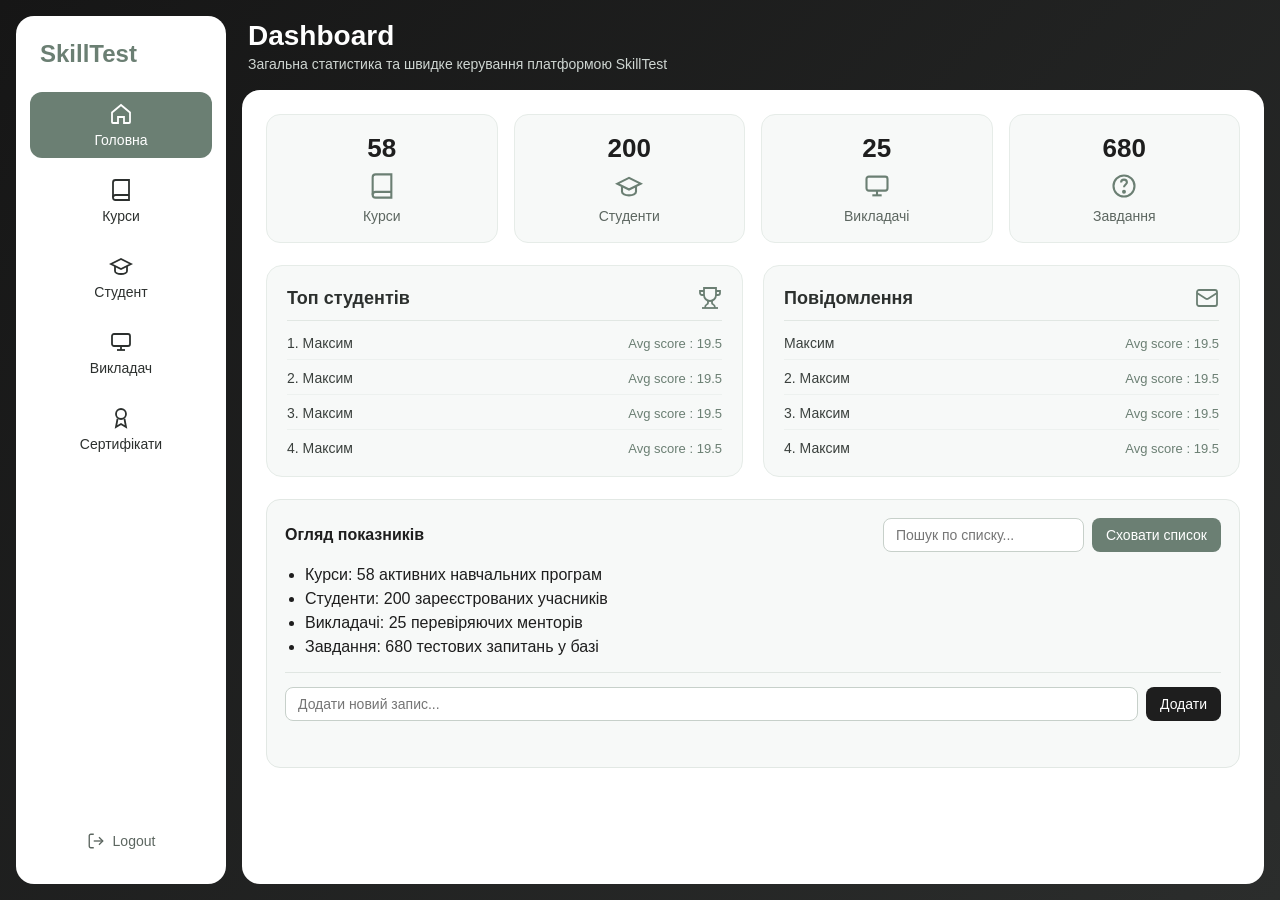
<file: index.html>
﻿<!DOCTYPE html>
<html lang="uk">
<head>
    <meta charset="UTF-8">
    <meta name="viewport" content="width=device-width, initial-scale=1.0">
    <title>SkillTest — Головна</title>
    <link rel="stylesheet" href="style.css">
    <script src="script.js" defer></script>
</head>
<body data-page="dashboard">
    <div class="app-container">
        <aside class="sidebar">
            <div>
                <div class="brand">SkillTest</div>
                <nav class="nav-menu">
                    <a href="index.html" class="nav-item active">
                        <svg class="icon" viewBox="0 0 24 24" fill="none" stroke="currentColor" stroke-width="1.8"><path d="M3 10.5L12 3l9 7.5V20a1 1 0 0 1-1 1h-5v-6H9v6H4a1 1 0 0 1-1-1v-9.5z" /></svg>
                        <span>Головна</span>
                    </a>
                    <a href="courses.html" class="nav-item">
                        <svg class="icon" viewBox="0 0 24 24" fill="none" stroke="currentColor" stroke-width="1.8"><path d="M4 19.5A2.5 2.5 0 0 1 6.5 17H20" /><path d="M6.5 2H20v20H6.5A2.5 2.5 0 0 1 4 19.5v-15A2.5 2.5 0 0 1 6.5 2z" /></svg>
                        <span>Курси</span>
                    </a>
                    <a href="students.html" class="nav-item">
                        <svg class="icon" viewBox="0 0 24 24" fill="none" stroke="currentColor" stroke-width="1.8"><path d="M22 10L12 5 2 10l10 5 10-5z" /><path d="M6 12v5c0 1.7 2.7 3 6 3s6-1.3 6-3v-5" /></svg>
                        <span>Студент</span>
                    </a>
                    <a href="teachers.html" class="nav-item">
                        <svg class="icon" viewBox="0 0 24 24" fill="none" stroke="currentColor" stroke-width="1.8"><rect x="3" y="4" width="18" height="12" rx="2" /><path d="M8 20h8" /><path d="M12 16v4" /></svg>
                        <span>Викладач</span>
                    </a>
                    <a href="certificates.html" class="nav-item">
                        <svg class="icon" viewBox="0 0 24 24" fill="none" stroke="currentColor" stroke-width="1.8"><circle cx="12" cy="8" r="5" /><path d="M8.5 13l-1.5 8 5-3 5 3-1.5-8" /></svg>
                        <span>Сертифікати</span>
                    </a>
                </nav>
            </div>
            <a href="index.html" class="logout-btn">
                <svg class="icon icon-sm" viewBox="0 0 24 24" fill="none" stroke="currentColor" stroke-width="1.8"><path d="M9 21H5a2 2 0 0 1-2-2V5a2 2 0 0 1 2-2h4" /><polyline points="16 17 21 12 16 7" /><line x1="21" y1="12" x2="9" y2="12" /></svg>
                <span>Logout</span>
            </a>
        </aside>

        <main class="main-content">
            <header class="top-header">
                <h1>Dashboard</h1>
                <p>Загальна статистика та швидке керування платформою SkillTest</p>
            </header>

            <section class="content-card">
                <div class="stats-grid">
                    <div class="stat-box">
                        <div class="stat-value">58</div>
                        <svg class="stat-icon" viewBox="0 0 24 24" fill="none" stroke="currentColor" stroke-width="1.8"><path d="M4 19.5A2.5 2.5 0 0 1 6.5 17H20" /><path d="M6.5 2H20v20H6.5A2.5 2.5 0 0 1 4 19.5v-15A2.5 2.5 0 0 1 6.5 2z" /></svg>
                        <div class="stat-label">Курси</div>
                    </div>
                    <div class="stat-box">
                        <div class="stat-value">200</div>
                        <svg class="stat-icon" viewBox="0 0 24 24" fill="none" stroke="currentColor" stroke-width="1.8"><path d="M22 10L12 5 2 10l10 5 10-5z" /><path d="M6 12v5c0 1.7 2.7 3 6 3s6-1.3 6-3v-5" /></svg>
                        <div class="stat-label">Студенти</div>
                    </div>
                    <div class="stat-box">
                        <div class="stat-value">25</div>
                        <svg class="stat-icon" viewBox="0 0 24 24" fill="none" stroke="currentColor" stroke-width="1.8"><rect x="3" y="4" width="18" height="12" rx="2" /><path d="M8 20h8" /><path d="M12 16v4" /></svg>
                        <div class="stat-label">Викладачі</div>
                    </div>
                    <div class="stat-box">
                        <div class="stat-value">680</div>
                        <svg class="stat-icon" viewBox="0 0 24 24" fill="none" stroke="currentColor" stroke-width="1.8"><circle cx="12" cy="12" r="9" /><path d="M9.5 9a2.5 2.5 0 0 1 5 0c0 1.5-2.5 2-2.5 4" /><circle cx="12" cy="17" r="0.8" fill="currentColor" /></svg>
                        <div class="stat-label">Завдання</div>
                    </div>
                </div>

                <div class="widgets-grid">
                    <div class="widget-card">
                        <div class="widget-header">
                            <h2>Топ студентів</h2>
                            <svg class="widget-icon" viewBox="0 0 24 24" fill="none" stroke="currentColor" stroke-width="1.8"><path d="M6 9H4a2 2 0 0 1-2-2V5h4" /><path d="M18 9h2a2 2 0 0 0 2-2V5h-4" /><path d="M4 22h16" /><path d="M10 14.66V17c0 .55-.47.98-.97 1.21C7.85 18.75 7 20.24 7 22" /><path d="M14 14.66V17c0 .55.47.98.97 1.21C16.15 18.75 17 20.24 17 22" /><path d="M18 2H6v7a6 6 0 0 0 12 0V2Z" /></svg>
                        </div>
                        <ul class="widget-list">
                            <li><span>1. Максим</span><span class="score">Avg score : 19.5</span></li>
                            <li><span>2. Максим</span><span class="score">Avg score : 19.5</span></li>
                            <li><span>3. Максим</span><span class="score">Avg score : 19.5</span></li>
                            <li><span>4. Максим</span><span class="score">Avg score : 19.5</span></li>
                        </ul>
                    </div>

                    <div class="widget-card">
                        <div class="widget-header">
                            <h2>Повідомлення</h2>
                            <svg class="widget-icon" viewBox="0 0 24 24" fill="none" stroke="currentColor" stroke-width="1.8"><rect x="2" y="4" width="20" height="16" rx="2" /><path d="m22 7-8.97 5.7a1.94 1.94 0 0 1-2.06 0L2 7" /></svg>
                        </div>
                        <ul class="widget-list">
                            <li><span>Максим</span><span class="score">Avg score : 19.5</span></li>
                            <li><span>2. Максим</span><span class="score">Avg score : 19.5</span></li>
                            <li><span>3. Максим</span><span class="score">Avg score : 19.5</span></li>
                            <li><span>4. Максим</span><span class="score">Avg score : 19.5</span></li>
                        </ul>
                    </div>
                </div>

                <div class="js-panel">
                    <div class="js-toolbar">
                        <strong>Огляд показників</strong>
                        <div class="js-controls">
                            <input type="text" id="filterInput" class="js-input" placeholder="Пошук по списку...">
                            <button type="button" id="toggleListBtn" class="js-btn">Сховати список</button>
                        </div>
                    </div>
                    <ul id="itemsList" class="js-list"></ul>
                    <form id="addItemForm" class="js-form" novalidate>
                        <input type="text" id="newItemInput" class="js-input" placeholder="Додати новий запис...">
                        <button type="submit" class="js-btn js-btn-dark">Додати</button>
                        <div id="formFeedback" class="js-message"></div>
                    </form>
                </div>
            </section>
        </main>
    </div>
</body>
</html>
</file>
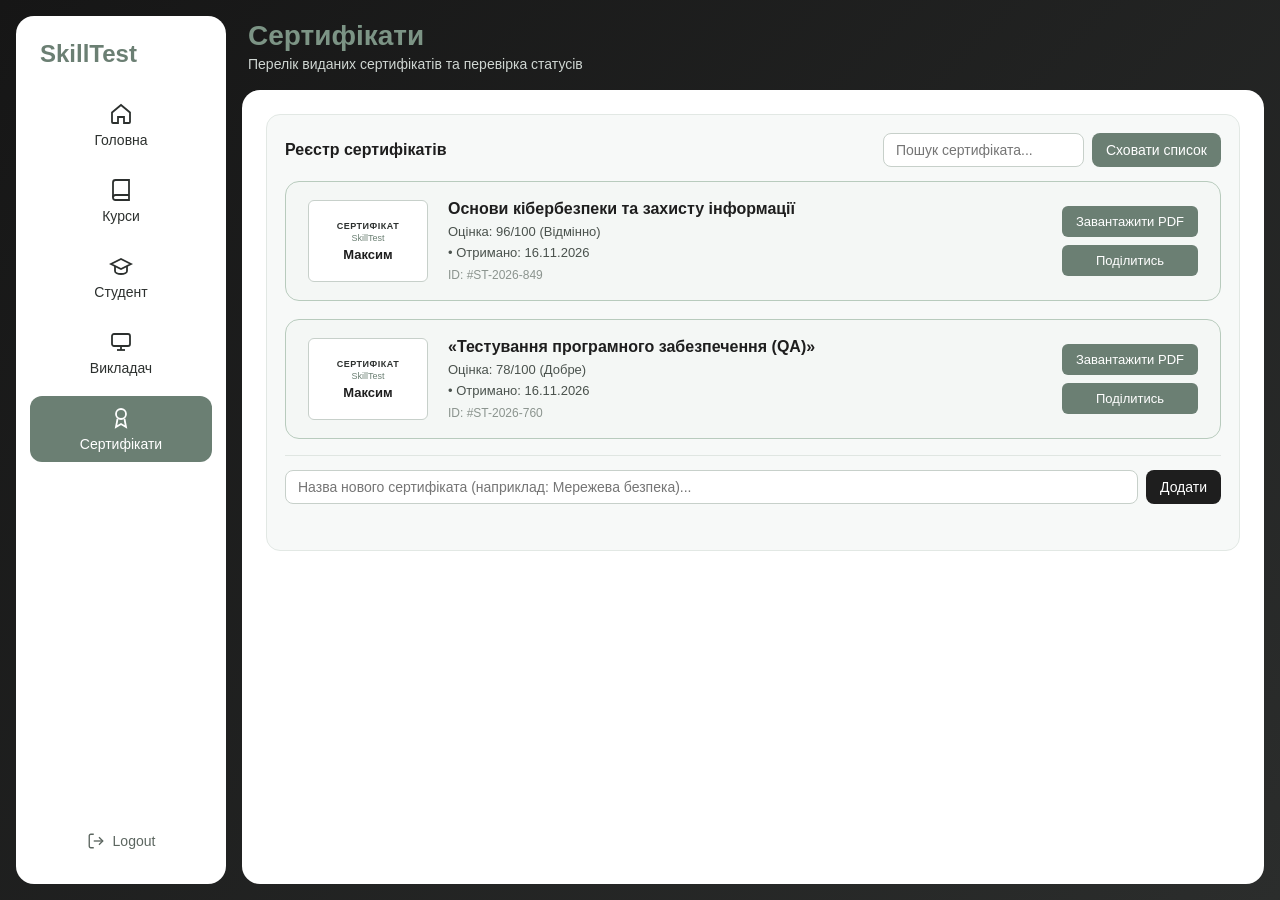
<file: certificates.html>
﻿<!DOCTYPE html>
<html lang="uk">
<head>
    <meta charset="UTF-8">
    <meta name="viewport" content="width=device-width, initial-scale=1.0">
    <title>SkillTest — Сертифікати</title>
    <link rel="stylesheet" href="style.css">
    <script src="script.js" defer></script>
</head>
<body data-page="certificates">
    <div class="app-container">
        <aside class="sidebar">
            <div>
                <div class="brand">SkillTest</div>
                <nav class="nav-menu">
                    <a href="index.html" class="nav-item">
                        <svg class="icon" viewBox="0 0 24 24" fill="none" stroke="currentColor" stroke-width="1.8"><path d="M3 10.5L12 3l9 7.5V20a1 1 0 0 1-1 1h-5v-6H9v6H4a1 1 0 0 1-1-1v-9.5z" /></svg>
                        <span>Головна</span>
                    </a>
                    <a href="courses.html" class="nav-item">
                        <svg class="icon" viewBox="0 0 24 24" fill="none" stroke="currentColor" stroke-width="1.8"><path d="M4 19.5A2.5 2.5 0 0 1 6.5 17H20" /><path d="M6.5 2H20v20H6.5A2.5 2.5 0 0 1 4 19.5v-15A2.5 2.5 0 0 1 6.5 2z" /></svg>
                        <span>Курси</span>
                    </a>
                    <a href="students.html" class="nav-item">
                        <svg class="icon" viewBox="0 0 24 24" fill="none" stroke="currentColor" stroke-width="1.8"><path d="M22 10L12 5 2 10l10 5 10-5z" /><path d="M6 12v5c0 1.7 2.7 3 6 3s6-1.3 6-3v-5" /></svg>
                        <span>Студент</span>
                    </a>
                    <a href="teachers.html" class="nav-item">
                        <svg class="icon" viewBox="0 0 24 24" fill="none" stroke="currentColor" stroke-width="1.8"><rect x="3" y="4" width="18" height="12" rx="2" /><path d="M8 20h8" /><path d="M12 16v4" /></svg>
                        <span>Викладач</span>
                    </a>
                    <a href="certificates.html" class="nav-item active">
                        <svg class="icon" viewBox="0 0 24 24" fill="none" stroke="currentColor" stroke-width="1.8"><circle cx="12" cy="8" r="5" /><path d="M8.5 13l-1.5 8 5-3 5 3-1.5-8" /></svg>
                        <span>Сертифікати</span>
                    </a>
                </nav>
            </div>
            <a href="index.html" class="logout-btn">
                <svg class="icon icon-sm" viewBox="0 0 24 24" fill="none" stroke="currentColor" stroke-width="1.8"><path d="M9 21H5a2 2 0 0 1-2-2V5a2 2 0 0 1 2-2h4" /><polyline points="16 17 21 12 16 7" /><line x1="21" y1="12" x2="9" y2="12" /></svg>
                <span>Logout</span>
            </a>
        </aside>

        <main class="main-content">
            <header class="top-header">
                <h1 class="accent-title">Сертифікати</h1>
                <p>Перелік виданих сертифікатів та перевірка статусів</p>
            </header>

            <section class="content-card">
                <div class="js-panel">
                    <div class="js-toolbar">
                        <strong>Реєстр сертифікатів</strong>
                        <div class="js-controls">
                            <input type="text" id="filterInput" class="js-input" placeholder="Пошук сертифіката...">
                            <button type="button" id="toggleListBtn" class="js-btn">Сховати список</button>
                        </div>
                    </div>

                    <div id="itemsList" class="certificates-list"></div>

                    <form id="addItemForm" class="js-form" novalidate>
                        <input type="text" id="newItemInput" class="js-input" placeholder="Назва нового сертифіката (наприклад: Мережева безпека)...">
                        <button type="submit" class="js-btn js-btn-dark">Додати</button>
                        <div id="formFeedback" class="js-message"></div>
                    </form>
                </div>
            </section>
        </main>
    </div>
</body>
</html>
</file>
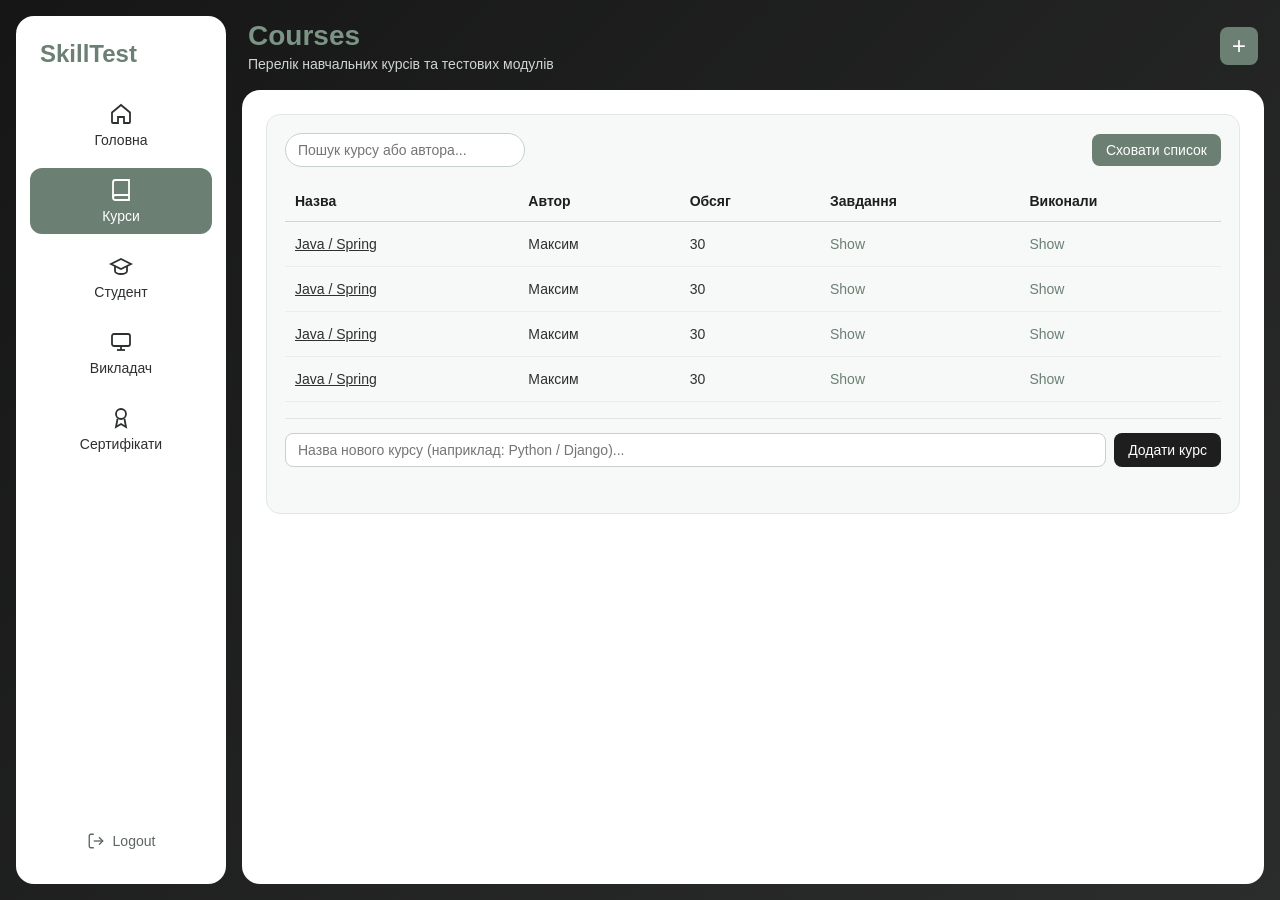
<file: courses.html>
﻿<!DOCTYPE html>
<html lang="uk">
<head>
    <meta charset="UTF-8">
    <meta name="viewport" content="width=device-width, initial-scale=1.0">
    <title>SkillTest — Курси</title>
    <link rel="stylesheet" href="style.css">
    <script src="script.js" defer></script>
</head>
<body data-page="courses">
    <div class="app-container">
        <aside class="sidebar">
            <div>
                <div class="brand">SkillTest</div>
                <nav class="nav-menu">
                    <a href="index.html" class="nav-item">
                        <svg class="icon" viewBox="0 0 24 24" fill="none" stroke="currentColor" stroke-width="1.8"><path d="M3 10.5L12 3l9 7.5V20a1 1 0 0 1-1 1h-5v-6H9v6H4a1 1 0 0 1-1-1v-9.5z" /></svg>
                        <span>Головна</span>
                    </a>
                    <a href="courses.html" class="nav-item active">
                        <svg class="icon" viewBox="0 0 24 24" fill="none" stroke="currentColor" stroke-width="1.8"><path d="M4 19.5A2.5 2.5 0 0 1 6.5 17H20" /><path d="M6.5 2H20v20H6.5A2.5 2.5 0 0 1 4 19.5v-15A2.5 2.5 0 0 1 6.5 2z" /></svg>
                        <span>Курси</span>
                    </a>
                    <a href="students.html" class="nav-item">
                        <svg class="icon" viewBox="0 0 24 24" fill="none" stroke="currentColor" stroke-width="1.8"><path d="M22 10L12 5 2 10l10 5 10-5z" /><path d="M6 12v5c0 1.7 2.7 3 6 3s6-1.3 6-3v-5" /></svg>
                        <span>Студент</span>
                    </a>
                    <a href="teachers.html" class="nav-item">
                        <svg class="icon" viewBox="0 0 24 24" fill="none" stroke="currentColor" stroke-width="1.8"><rect x="3" y="4" width="18" height="12" rx="2" /><path d="M8 20h8" /><path d="M12 16v4" /></svg>
                        <span>Викладач</span>
                    </a>
                    <a href="certificates.html" class="nav-item">
                        <svg class="icon" viewBox="0 0 24 24" fill="none" stroke="currentColor" stroke-width="1.8"><circle cx="12" cy="8" r="5" /><path d="M8.5 13l-1.5 8 5-3 5 3-1.5-8" /></svg>
                        <span>Сертифікати</span>
                    </a>
                </nav>
            </div>
            <a href="index.html" class="logout-btn">
                <svg class="icon icon-sm" viewBox="0 0 24 24" fill="none" stroke="currentColor" stroke-width="1.8"><path d="M9 21H5a2 2 0 0 1-2-2V5a2 2 0 0 1 2-2h4" /><polyline points="16 17 21 12 16 7" /><line x1="21" y1="12" x2="9" y2="12" /></svg>
                <span>Logout</span>
            </a>
        </aside>

        <main class="main-content">
            <header class="top-header courses-header">
                <div>
                    <h1 class="accent-title">Courses</h1>
                    <p>Перелік навчальних курсів та тестових модулів</p>
                </div>
                <button type="button" id="focusAddBtn" class="add-plus-btn" title="Додати курс">+</button>
            </header>

            <section class="content-card">
                <div class="js-panel courses-panel">
                    <div class="js-toolbar">
                        <input type="text" id="filterInput" class="js-input search-pill" placeholder="Пошук курсу або автора...">
                        <button type="button" id="toggleListBtn" class="js-btn">Сховати список</button>
                    </div>

                    <div class="table-wrap" id="itemsList">
                        <table class="courses-table">
                            <thead>
                                <tr>
                                    <th>Назва</th>
                                    <th>Автор</th>
                                    <th>Обсяг</th>
                                    <th>Завдання</th>
                                    <th>Виконали</th>
                                </tr>
                            </thead>
                            <tbody id="coursesTableBody"></tbody>
                        </table>
                    </div>

                    <form id="addItemForm" class="js-form" novalidate>
                        <input type="text" id="newItemInput" class="js-input" placeholder="Назва нового курсу (наприклад: Python / Django)...">
                        <button type="submit" class="js-btn js-btn-dark">Додати курс</button>
                        <div id="formFeedback" class="js-message"></div>
                    </form>
                </div>
            </section>
        </main>
    </div>
</body>
</html>
</file>
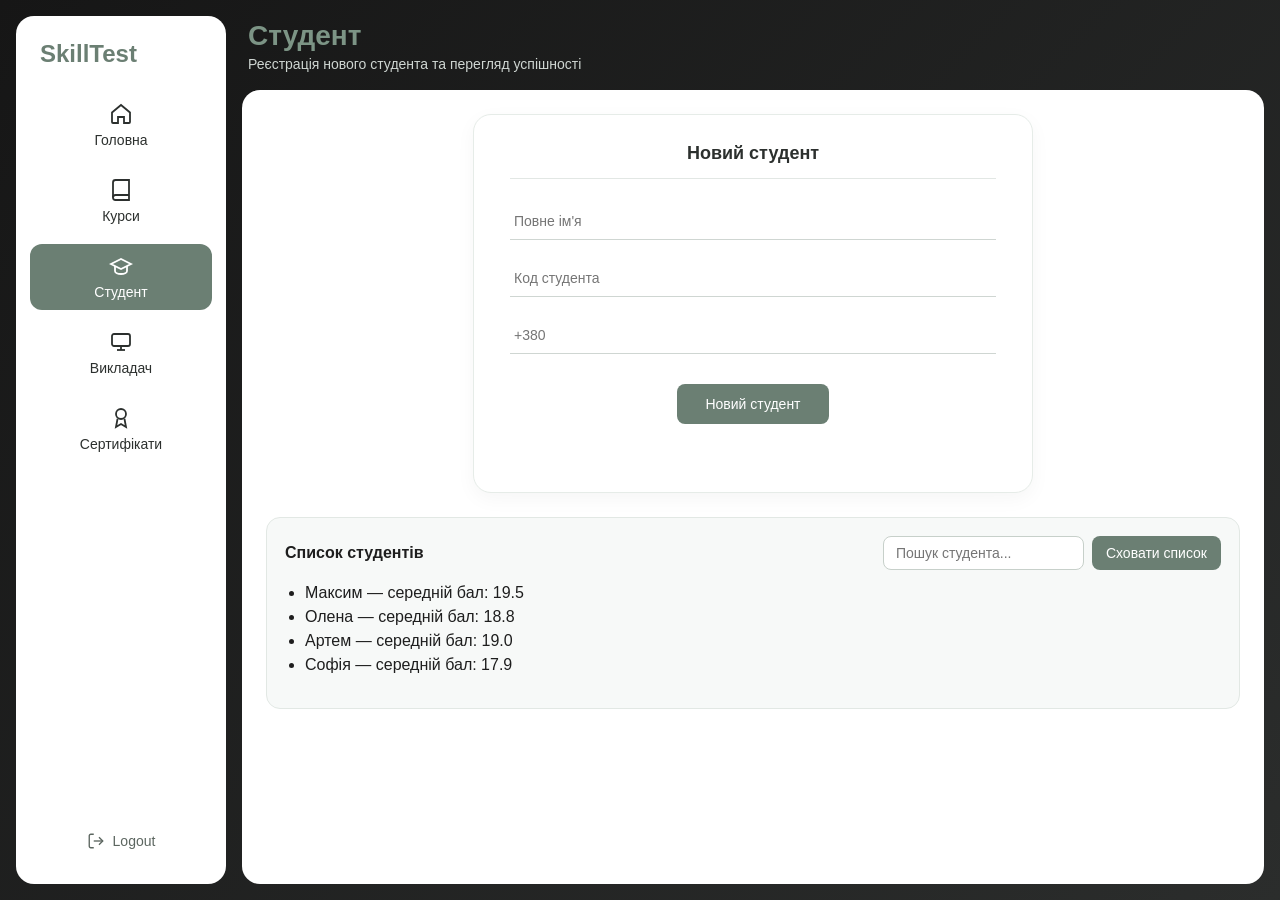
<file: students.html>
﻿<!DOCTYPE html>
<html lang="uk">
<head>
    <meta charset="UTF-8">
    <meta name="viewport" content="width=device-width, initial-scale=1.0">
    <title>SkillTest — Студент</title>
    <link rel="stylesheet" href="style.css">
    <script src="script.js" defer></script>
</head>
<body data-page="students">
    <div class="app-container">
        <aside class="sidebar">
            <div>
                <div class="brand">SkillTest</div>
                <nav class="nav-menu">
                    <a href="index.html" class="nav-item">
                        <svg class="icon" viewBox="0 0 24 24" fill="none" stroke="currentColor" stroke-width="1.8"><path d="M3 10.5L12 3l9 7.5V20a1 1 0 0 1-1 1h-5v-6H9v6H4a1 1 0 0 1-1-1v-9.5z" /></svg>
                        <span>Головна</span>
                    </a>
                    <a href="courses.html" class="nav-item">
                        <svg class="icon" viewBox="0 0 24 24" fill="none" stroke="currentColor" stroke-width="1.8"><path d="M4 19.5A2.5 2.5 0 0 1 6.5 17H20" /><path d="M6.5 2H20v20H6.5A2.5 2.5 0 0 1 4 19.5v-15A2.5 2.5 0 0 1 6.5 2z" /></svg>
                        <span>Курси</span>
                    </a>
                    <a href="students.html" class="nav-item active">
                        <svg class="icon" viewBox="0 0 24 24" fill="none" stroke="currentColor" stroke-width="1.8"><path d="M22 10L12 5 2 10l10 5 10-5z" /><path d="M6 12v5c0 1.7 2.7 3 6 3s6-1.3 6-3v-5" /></svg>
                        <span>Студент</span>
                    </a>
                    <a href="teachers.html" class="nav-item">
                        <svg class="icon" viewBox="0 0 24 24" fill="none" stroke="currentColor" stroke-width="1.8"><rect x="3" y="4" width="18" height="12" rx="2" /><path d="M8 20h8" /><path d="M12 16v4" /></svg>
                        <span>Викладач</span>
                    </a>
                    <a href="certificates.html" class="nav-item">
                        <svg class="icon" viewBox="0 0 24 24" fill="none" stroke="currentColor" stroke-width="1.8"><circle cx="12" cy="8" r="5" /><path d="M8.5 13l-1.5 8 5-3 5 3-1.5-8" /></svg>
                        <span>Сертифікати</span>
                    </a>
                </nav>
            </div>
            <a href="index.html" class="logout-btn">
                <svg class="icon icon-sm" viewBox="0 0 24 24" fill="none" stroke="currentColor" stroke-width="1.8"><path d="M9 21H5a2 2 0 0 1-2-2V5a2 2 0 0 1 2-2h4" /><polyline points="16 17 21 12 16 7" /><line x1="21" y1="12" x2="9" y2="12" /></svg>
                <span>Logout</span>
            </a>
        </aside>

        <main class="main-content">
            <header class="top-header">
                <h1 class="accent-title">Студент</h1>
                <p>Реєстрація нового студента та перегляд успішності</p>
            </header>

            <section class="content-card student-layout">
                <div class="student-form-card">
                    <h2 class="student-form-title">Новий студент</h2>

                    <form id="studentRegForm" class="student-reg-form" novalidate>
                        <input type="text" id="studentFullName" class="underline-input" placeholder="Повне ім'я">
                        <input type="text" id="studentCode" class="underline-input" placeholder="Код студента">
                        <input type="tel" id="studentPhone" class="underline-input" placeholder="+380">

                        <button type="submit" class="student-submit-btn">Новий студент</button>
                        <div id="studentFormFeedback" class="js-message student-feedback"></div>
                    </form>
                </div>

                <div class="js-panel">
                    <div class="js-toolbar">
                        <strong>Список студентів</strong>
                        <div class="js-controls">
                            <input type="text" id="filterInput" class="js-input" placeholder="Пошук студента...">
                            <button type="button" id="toggleListBtn" class="js-btn">Сховати список</button>
                        </div>
                    </div>
                    <ul id="itemsList" class="js-list"></ul>
                </div>
            </section>
        </main>
    </div>
</body>
</html>
</file>
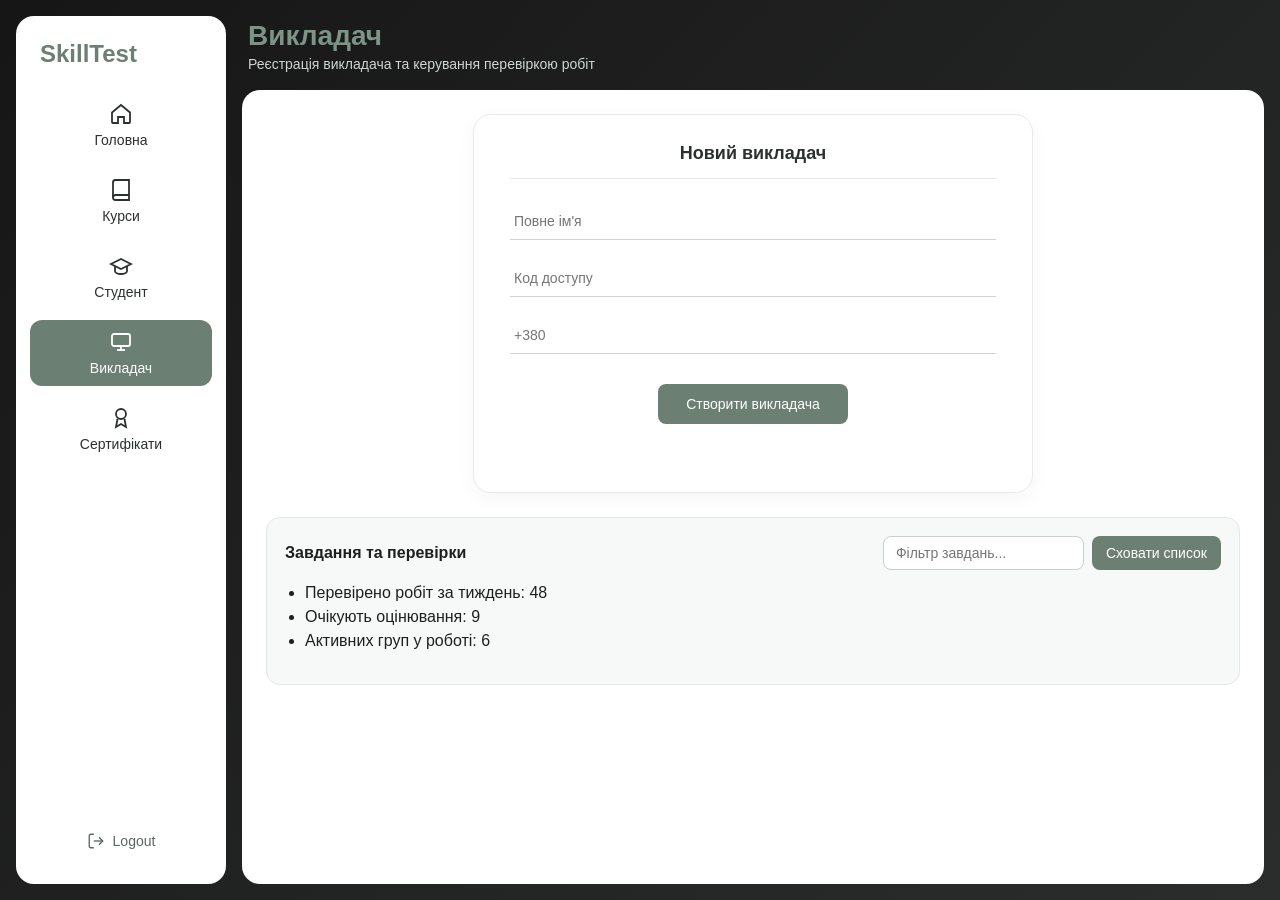
<file: teachers.html>
﻿<!DOCTYPE html>
<html lang="uk">
<head>
    <meta charset="UTF-8">
    <meta name="viewport" content="width=device-width, initial-scale=1.0">
    <title>SkillTest — Викладач</title>
    <link rel="stylesheet" href="style.css">
    <script src="script.js" defer></script>
</head>
<body data-page="teachers">
    <div class="app-container">
        <aside class="sidebar">
            <div>
                <div class="brand">SkillTest</div>
                <nav class="nav-menu">
                    <a href="index.html" class="nav-item">
                        <svg class="icon" viewBox="0 0 24 24" fill="none" stroke="currentColor" stroke-width="1.8"><path d="M3 10.5L12 3l9 7.5V20a1 1 0 0 1-1 1h-5v-6H9v6H4a1 1 0 0 1-1-1v-9.5z" /></svg>
                        <span>Головна</span>
                    </a>
                    <a href="courses.html" class="nav-item">
                        <svg class="icon" viewBox="0 0 24 24" fill="none" stroke="currentColor" stroke-width="1.8"><path d="M4 19.5A2.5 2.5 0 0 1 6.5 17H20" /><path d="M6.5 2H20v20H6.5A2.5 2.5 0 0 1 4 19.5v-15A2.5 2.5 0 0 1 6.5 2z" /></svg>
                        <span>Курси</span>
                    </a>
                    <a href="students.html" class="nav-item">
                        <svg class="icon" viewBox="0 0 24 24" fill="none" stroke="currentColor" stroke-width="1.8"><path d="M22 10L12 5 2 10l10 5 10-5z" /><path d="M6 12v5c0 1.7 2.7 3 6 3s6-1.3 6-3v-5" /></svg>
                        <span>Студент</span>
                    </a>
                    <a href="teachers.html" class="nav-item active">
                        <svg class="icon" viewBox="0 0 24 24" fill="none" stroke="currentColor" stroke-width="1.8"><rect x="3" y="4" width="18" height="12" rx="2" /><path d="M8 20h8" /><path d="M12 16v4" /></svg>
                        <span>Викладач</span>
                    </a>
                    <a href="certificates.html" class="nav-item">
                        <svg class="icon" viewBox="0 0 24 24" fill="none" stroke="currentColor" stroke-width="1.8"><circle cx="12" cy="8" r="5" /><path d="M8.5 13l-1.5 8 5-3 5 3-1.5-8" /></svg>
                        <span>Сертифікати</span>
                    </a>
                </nav>
            </div>
            <a href="index.html" class="logout-btn">
                <svg class="icon icon-sm" viewBox="0 0 24 24" fill="none" stroke="currentColor" stroke-width="1.8"><path d="M9 21H5a2 2 0 0 1-2-2V5a2 2 0 0 1 2-2h4" /><polyline points="16 17 21 12 16 7" /><line x1="21" y1="12" x2="9" y2="12" /></svg>
                <span>Logout</span>
            </a>
        </aside>

        <main class="main-content">
            <header class="top-header">
                <h1 class="accent-title">Викладач</h1>
                <p>Реєстрація викладача та керування перевіркою робіт</p>
            </header>

            <section class="content-card student-layout">
                <div class="student-form-card">
                    <h2 class="student-form-title">Новий викладач</h2>

                    <form id="teacherRegForm" class="student-reg-form" novalidate>
                        <input type="text" id="teacherFullName" class="underline-input" placeholder="Повне ім'я">
                        <input type="text" id="teacherAccessCode" class="underline-input" placeholder="Код доступу">
                        <input type="tel" id="teacherPhone" class="underline-input" placeholder="+380">

                        <button type="submit" class="student-submit-btn">Створити викладача</button>
                        <div id="teacherFormFeedback" class="js-message student-feedback"></div>
                    </form>
                </div>

                <div class="js-panel">
                    <div class="js-toolbar">
                        <strong>Завдання та перевірки</strong>
                        <div class="js-controls">
                            <input type="text" id="filterInput" class="js-input" placeholder="Фільтр завдань...">
                            <button type="button" id="toggleListBtn" class="js-btn">Сховати список</button>
                        </div>
                    </div>
                    <ul id="itemsList" class="js-list"></ul>
                </div>
            </section>
        </main>
    </div>
</body>
</html>
</file>
<file: style.css>
﻿* {
    margin: 0;
    padding: 0;
    box-sizing: border-box;
    font-family: "Segoe UI", Tahoma, Geneva, Verdana, sans-serif;
}

body {
    min-height: 100vh;
    background: linear-gradient(135deg, #161616, #2b2d2c);
    color: #1e1e1e;
}

.app-container {
    display: flex;
    min-height: 100vh;
    padding: 16px;
    gap: 16px;
}

/* Боковое меню */
.sidebar {
    width: 210px;
    background-color: #ffffff;
    border-radius: 18px;
    padding: 24px 14px;
    display: flex;
    flex-direction: column;
    justify-content: space-between;
    flex-shrink: 0;
}

.brand {
    font-size: 24px;
    font-weight: 700;
    color: #6b7f73;
    padding: 0 10px;
    margin-bottom: 24px;
}

.nav-menu {
    display: flex;
    flex-direction: column;
    gap: 10px;
}

.nav-item {
    display: flex;
    flex-direction: column;
    align-items: center;
    gap: 6px;
    text-decoration: none;
    color: #2c302e;
    padding: 10px 8px;
    border-radius: 12px;
    font-size: 14px;
    font-weight: 500;
    transition: background-color 0.2s ease, color 0.2s ease;
}

    .nav-item:hover {
        background-color: #eef2ef;
    }

    .nav-item.active {
        background-color: #6b7f73;
        color: #ffffff;
    }

.icon {
    width: 24px;
    height: 24px;
}

.icon-sm {
    width: 18px;
    height: 18px;
}

.logout-btn {
    display: flex;
    align-items: center;
    justify-content: center;
    gap: 8px;
    text-decoration: none;
    color: #5c6660;
    padding: 10px 12px;
    border-radius: 10px;
    font-size: 14px;
}

    .logout-btn:hover {
        background-color: #f3f3f3;
    }

/* Основная область */
.main-content {
    flex: 1;
    display: flex;
    flex-direction: column;
    gap: 14px;
}

.top-header {
    color: #ffffff;
    padding: 4px 6px;
}

    .top-header h1 {
        font-size: 28px;
        font-weight: 700;
    }

    .top-header p {
        color: #cfd6d2;
        font-size: 14px;
        margin-top: 4px;
    }

.content-card {
    background-color: #ffffff;
    border-radius: 18px;
    padding: 24px;
    flex: 1;
    display: flex;
    flex-direction: column;
    gap: 22px;
}

/* Сетка статистики (CSS Grid) */
.stats-grid {
    display: grid;
    grid-template-columns: repeat(4, 1fr);
    gap: 16px;
}

.stat-box {
    background-color: #f7f9f8;
    border: 1px solid #e6ece8;
    border-radius: 14px;
    padding: 18px 14px;
    text-align: center;
    display: flex;
    flex-direction: column;
    align-items: center;
    gap: 8px;
}

.stat-value {
    font-size: 26px;
    font-weight: 700;
    color: #1e1e1e;
}

.stat-icon {
    width: 28px;
    height: 28px;
    color: #6b7f73;
}

.stat-label {
    font-size: 14px;
    color: #5c6660;
}

/* Нижние карточки (Топ студентов и Сообщения) */
.widgets-grid {
    display: grid;
    grid-template-columns: repeat(2, 1fr);
    gap: 20px;
}

.widget-card {
    background-color: #f7f9f8;
    border: 1px solid #e6ece8;
    border-radius: 16px;
    padding: 20px;
}

.widget-header {
    display: flex;
    align-items: center;
    justify-content: space-between;
    margin-bottom: 14px;
    padding-bottom: 10px;
    border-bottom: 1px solid #e1e7e3;
}

    .widget-header h2 {
        font-size: 18px;
        font-weight: 700;
        color: #2c302e;
    }

.widget-icon {
    width: 24px;
    height: 24px;
    color: #6b7f73;
}

.widget-list {
    list-style: none;
    display: flex;
    flex-direction: column;
    gap: 10px;
}

    .widget-list li {
        display: flex;
        justify-content: space-between;
        align-items: center;
        padding-bottom: 8px;
        border-bottom: 1px solid #edf1ef;
        font-size: 14px;
        color: #3a403d;
    }

        .widget-list li:last-child {
            border-bottom: none;
            padding-bottom: 0;
        }

.score {
    color: #6b7f73;
    font-size: 13px;
}

/* Интерактивный блок JS */
.js-panel {
    background-color: #f7f9f8;
    border: 1px solid #e2e8e4;
    border-radius: 14px;
    padding: 18px;
}

.js-toolbar {
    display: flex;
    flex-wrap: wrap;
    gap: 10px;
    justify-content: space-between;
    align-items: center;
    margin-bottom: 14px;
}

.js-controls {
    display: flex;
    flex-wrap: wrap;
    gap: 8px;
}

.js-input {
    padding: 8px 12px;
    border: 1px solid #c7d0ca;
    border-radius: 8px;
    font-size: 14px;
    background-color: #ffffff;
    color: #1e1e1e;
}

.js-btn {
    padding: 8px 14px;
    border: none;
    border-radius: 8px;
    background-color: #6b7f73;
    color: #ffffff;
    font-size: 14px;
    font-weight: 500;
    cursor: pointer;
}

    .js-btn:hover {
        background-color: #586a5f;
    }

.js-btn-dark {
    background-color: #1e1e1e;
}

    .js-btn-dark:hover {
        background-color: #333333;
    }

.js-list {
    margin: 0 0 16px 20px;
    display: flex;
    flex-direction: column;
    gap: 6px;
}

.js-form {
    display: flex;
    flex-wrap: wrap;
    gap: 8px;
    padding-top: 14px;
    border-top: 1px solid #e0e6e2;
}

    .js-form .js-input {
        flex: 1;
        min-width: 200px;
    }

.js-message {
    width: 100%;
    font-size: 14px;
    min-height: 20px;
}

.msg-error {
    color: #c62828;
    font-weight: 500;
}

.msg-success {
    color: #2e7d32;
    font-weight: 500;
}

/* Адаптивность */
@media (max-width: 960px) {
    .stats-grid {
        grid-template-columns: repeat(2, 1fr);
    }

    .widgets-grid {
        grid-template-columns: 1fr;
    }
}

@media (max-width: 768px) {
    .app-container {
        flex-direction: column;
    }

    .sidebar {
        width: 100%;
    }

    .nav-menu {
        flex-direction: row;
        flex-wrap: wrap;
        justify-content: center;
    }
}

@media (max-width: 480px) {
    .stats-grid {
        grid-template-columns: 1fr;
    }
}
.courses-header {
    display: flex;
    align-items: center;
    justify-content: space-between;
    gap: 12px;
}

.accent-title {
    color: #7c9485;
}

.add-plus-btn {
    width: 38px;
    height: 38px;
    border: none;
    border-radius: 8px;
    background-color: #6b7f73;
    color: #ffffff;
    font-size: 24px;
    line-height: 1;
    cursor: pointer;
}

    .add-plus-btn:hover {
        background-color: #586a5f;
    }

.search-pill {
    border-radius: 999px;
    min-width: 240px;
}

.table-wrap {
    overflow-x: auto;
    margin-bottom: 16px;
}

.courses-table {
    width: 100%;
    border-collapse: collapse;
    font-size: 14px;
}

    .courses-table th {
        text-align: left;
        padding: 12px 10px;
        font-weight: 700;
        color: #1e1e1e;
        border-bottom: 1px solid #cfd6d2;
    }

    .courses-table td {
        padding: 14px 10px;
        border-bottom: 1px solid #e9eeeb;
        color: #2c302e;
    }

.course-link {
    text-decoration: underline;
    font-weight: 500;
}

.action-link {
    color: #6b7f73;
    font-weight: 500;
    cursor: pointer;
    background: none;
    border: none;
    font-size: 14px;
    padding: 0;
}

    .action-link:hover {
        text-decoration: underline;
    }
.student-layout {
    gap: 24px;
}

.student-form-card {
    max-width: 560px;
    width: 100%;
    margin: 0 auto;
    background-color: #ffffff;
    border: 1px solid #e6ece8;
    border-radius: 18px;
    padding: 28px 36px;
    box-shadow: 0 6px 20px rgba(0, 0, 0, 0.04);
}

.student-form-title {
    text-align: center;
    font-size: 18px;
    font-weight: 600;
    color: #2c302e;
    padding-bottom: 14px;
    margin-bottom: 24px;
    border-bottom: 1px solid #e2e7e4;
}

.student-reg-form {
    display: flex;
    flex-direction: column;
    gap: 20px;
}

.underline-input {
    width: 100%;
    border: none;
    border-bottom: 1px solid #cfd6d2;
    padding: 10px 4px;
    font-size: 14px;
    color: #1e1e1e;
    background-color: transparent;
    outline: none;
    transition: border-color 0.2s ease;
}

    .underline-input:focus {
        border-bottom-color: #6b7f73;
    }

.student-submit-btn {
    align-self: center;
    margin-top: 10px;
    padding: 12px 28px;
    border: none;
    border-radius: 8px;
    background-color: #6b7f73;
    color: #ffffff;
    font-size: 14px;
    font-weight: 500;
    cursor: pointer;
    transition: background-color 0.2s ease;
}

    .student-submit-btn:hover {
        background-color: #586a5f;
    }

.student-feedback {
    text-align: center;
}
/* Карточки сертификатов по макету Figma */
.certificates-list {
    display: flex;
    flex-direction: column;
    gap: 18px;
    margin-bottom: 16px;
}

.cert-card {
    display: flex;
    align-items: center;
    justify-content: space-between;
    gap: 20px;
    background-color: #f4f7f5;
    border: 1px solid #b8cbbd;
    border-radius: 14px;
    padding: 18px 22px;
}

.cert-preview {
    width: 120px;
    min-width: 120px;
    height: 82px;
    background-color: #ffffff;
    border: 1px solid #c7d0ca;
    border-radius: 6px;
    display: flex;
    flex-direction: column;
    align-items: center;
    justify-content: center;
    gap: 2px;
    padding: 6px;
    text-align: center;
}

.cert-preview-top {
    font-size: 9px;
    font-weight: 700;
    letter-spacing: 0.5px;
    color: #2c302e;
}

.cert-preview-brand {
    font-size: 9px;
    color: #6b7f73;
}

.cert-preview-holder {
    font-size: 13px;
    font-weight: 600;
    color: #1e1e1e;
    margin-top: 2px;
}

.cert-info {
    flex: 1;
    display: flex;
    flex-direction: column;
    gap: 6px;
}

.cert-title {
    font-size: 16px;
    font-weight: 700;
    color: #1e1e1e;
}

.cert-meta {
    font-size: 13px;
    color: #4a524d;
}

.cert-id {
    font-size: 12px;
    color: #8b948e;
    margin-top: 2px;
}

.cert-actions {
    display: flex;
    flex-direction: column;
    gap: 8px;
    min-width: 136px;
}

.cert-btn {
    padding: 8px 14px;
    border: none;
    border-radius: 6px;
    background-color: #6b7f73;
    color: #ffffff;
    font-size: 13px;
    font-weight: 500;
    cursor: pointer;
    transition: background-color 0.2s ease;
}

    .cert-btn:hover {
        background-color: #586a5f;
    }

@media (max-width: 768px) {
    .cert-card {
        flex-direction: column;
        align-items: flex-start;
    }

    .cert-actions {
        width: 100%;
        flex-direction: row;
    }

    .cert-btn {
        flex: 1;
    }
}
</file>
